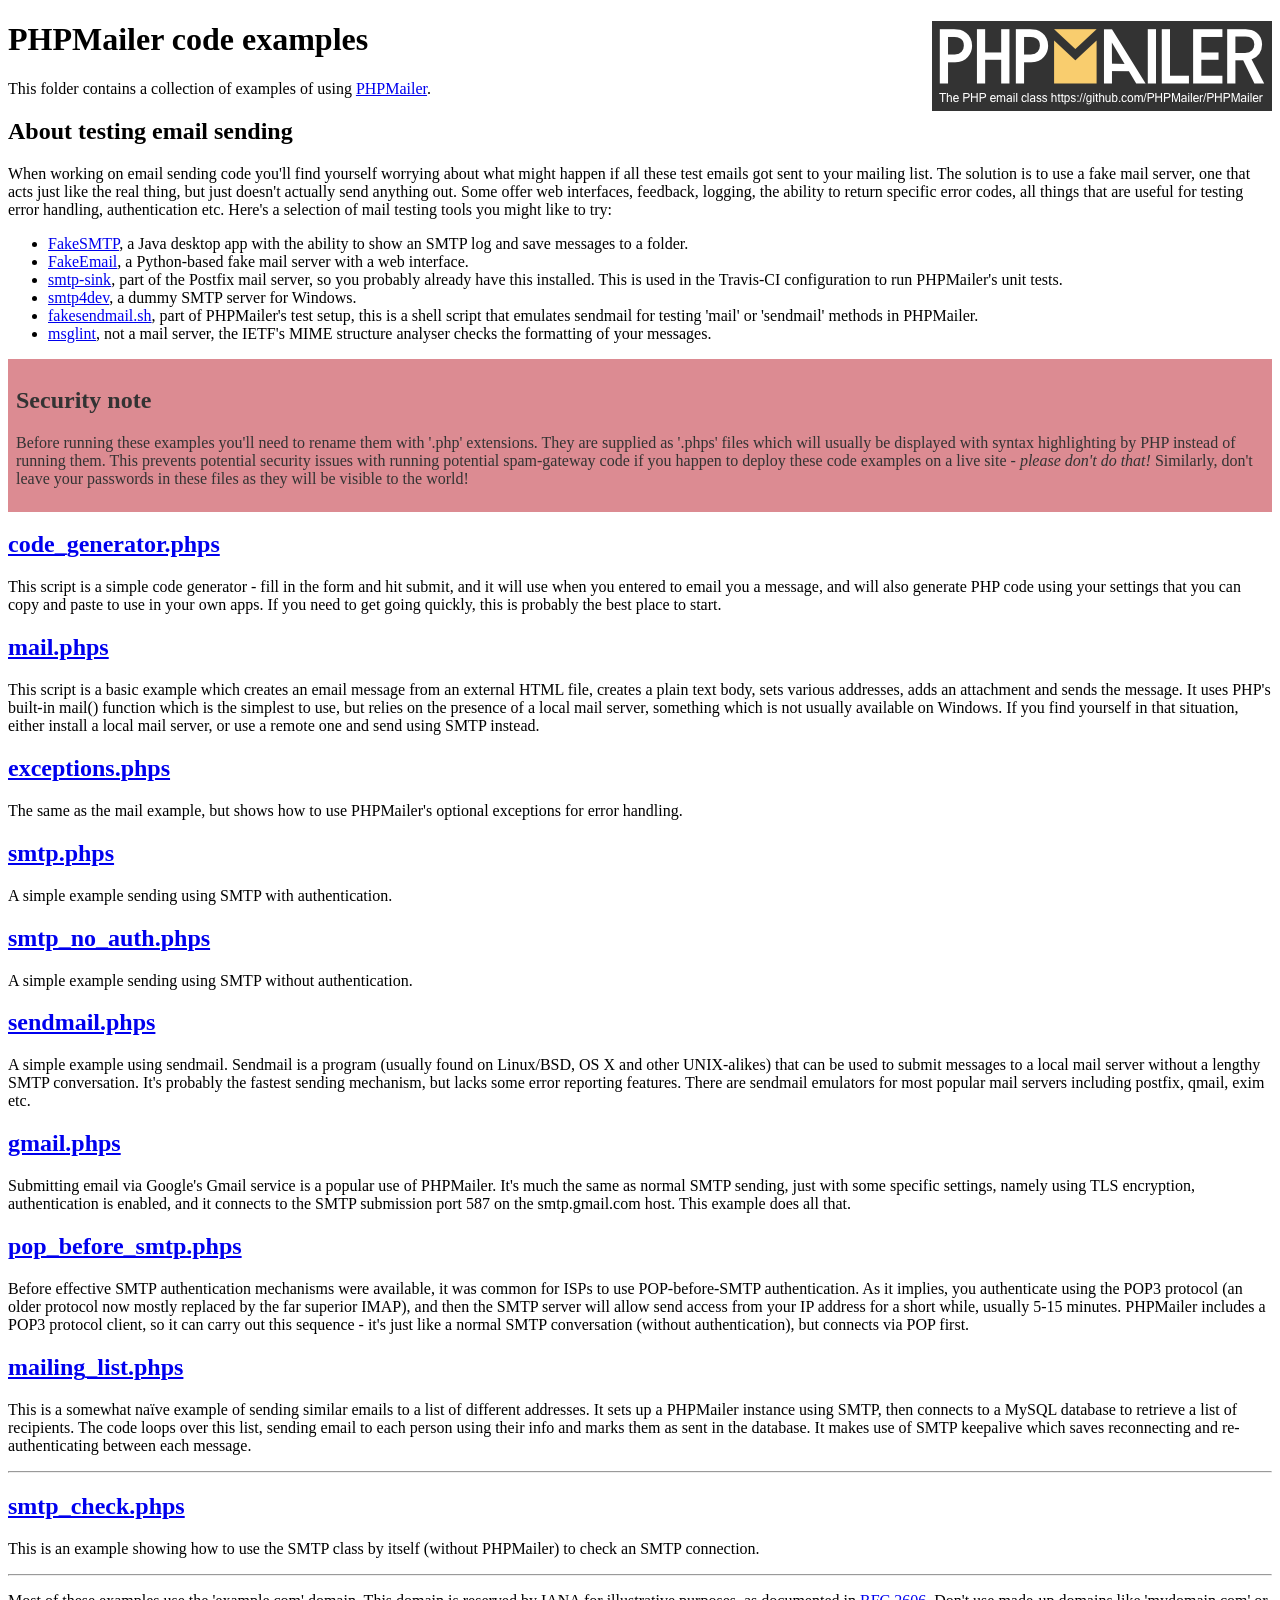
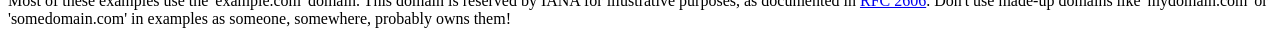
<file: PHPMailer/examples/index.html>
<!DOCTYPE html>
<html>
<head>
	<meta charset="UTF-8">
	<title>PHPMailer Examples</title>
</head>
<body>
<h1>PHPMailer code examples<a href="https://github.com/PHPMailer/PHPMailer"><img src="images/phpmailer.png" style="float:right; border:0;" alt="PHPMailer logo"></a></h1>
<p>This folder contains a collection of examples of using <a href="https://github.com/PHPMailer/PHPMailer">PHPMailer</a>.</p>
<h2>About testing email sending</h2>
<p>When working on email sending code you'll find yourself worrying about what might happen if all these test emails got sent to your mailing list. The solution is to use a fake mail server, one that acts just like the real thing, but just doesn't actually send anything out. Some offer web interfaces, feedback, logging, the ability to return specific error codes, all things that are useful for testing error handling, authentication etc. Here's a selection of mail testing tools you might like to try:</p>
<ul>
  <li><a href="https://github.com/Nilhcem/FakeSMTP">FakeSMTP</a>, a Java desktop app with the ability to show an SMTP log and save messages to a folder. </li>
  <li><a href="https://github.com/isotoma/FakeEmail">FakeEmail</a>, a Python-based fake mail server with a web interface.</li>
  <li><a href="http://www.postfix.org/smtp-sink.1.html">smtp-sink</a>, part of the Postfix mail server, so you probably already have this installed. This is used in the Travis-CI configuration to run PHPMailer's unit tests.</li>
  <li><a href="http://smtp4dev.codeplex.com">smtp4dev</a>, a dummy SMTP server for Windows.</li>
  <li><a href="https://github.com/PHPMailer/PHPMailer/blob/master/test/fakesendmail.sh">fakesendmail.sh</a>, part of PHPMailer's test setup, this is a shell script that emulates sendmail for testing 'mail' or 'sendmail' methods in PHPMailer.</li>
  <li><a href="http://tools.ietf.org/tools/msglint/">msglint</a>, not a mail server, the IETF's MIME structure analyser checks the formatting of your messages.</li>
</ul>
<div style="padding: 8px; color: #333333; background-color: #dc8b92">
<h2>Security note</h2>
<p>Before running these examples you'll need to rename them with '.php' extensions. They are supplied as '.phps' files which will usually be displayed with syntax highlighting by PHP instead of running them. This prevents potential security issues with running potential spam-gateway code if you happen to deploy these code examples on a live site - <em>please don't do that!</em> Similarly, don't leave your passwords in these files as they will be visible to the world!</p>
</div>
<h2><a href="code_generator.phps">code_generator.phps</a></h2>
<p>This script is a simple code generator - fill in the form and hit submit, and it will use when you entered to email you a message, and will also generate PHP code using your settings that you can copy and paste to use in your own apps. If you need to get going quickly, this is probably the best place to start.</p>
<h2><a href="mail.phps">mail.phps</a></h2>
<p>This script is a basic example which creates an email message from an external HTML file, creates a plain text body, sets various addresses, adds an attachment and sends the message. It uses PHP's built-in mail() function which is the simplest to use, but relies on the presence of a local mail server, something which is not usually available on Windows. If you find yourself in that situation, either install a local mail server, or use a remote one and send using SMTP instead.</p>
<h2><a href="exceptions.phps">exceptions.phps</a></h2>
<p>The same as the mail example, but shows how to use PHPMailer's optional exceptions for error handling.</p>
<h2><a href="smtp.phps">smtp.phps</a></h2>
<p>A simple example sending using SMTP with authentication.</p>
<h2><a href="smtp_no_auth.phps">smtp_no_auth.phps</a></h2>
<p>A simple example sending using SMTP without authentication.</p>
<h2><a href="sendmail.phps">sendmail.phps</a></h2>
<p>A simple example using sendmail. Sendmail is a program (usually found on Linux/BSD, OS X and other UNIX-alikes) that can be used to submit messages to a local mail server without a lengthy SMTP conversation. It's probably the fastest sending mechanism, but lacks some error reporting features. There are sendmail emulators for most popular mail servers including postfix, qmail, exim etc.</p>
<h2><a href="gmail.phps">gmail.phps</a></h2>
<p>Submitting email via Google's Gmail service is a popular use of PHPMailer. It's much the same as normal SMTP sending, just with some specific settings, namely using TLS encryption, authentication is enabled, and it connects to the SMTP submission port 587 on the smtp.gmail.com host. This example does all that.</p>
<h2><a href="pop_before_smtp.phps">pop_before_smtp.phps</a></h2>
<p>Before effective SMTP authentication mechanisms were available, it was common for ISPs to use POP-before-SMTP authentication. As it implies, you authenticate using the POP3 protocol (an older protocol now mostly replaced by the far superior IMAP), and then the SMTP server will allow send access from your IP address for a short while, usually 5-15 minutes. PHPMailer includes a POP3 protocol client, so it can carry out this sequence - it's just like a normal SMTP conversation (without authentication), but connects via POP first.</p>
<h2><a href="mailing_list.phps">mailing_list.phps</a></h2>
<p>This is a somewhat naïve example of sending similar emails to a list of different addresses. It sets up a PHPMailer instance using SMTP, then connects to a MySQL database to retrieve a list of recipients. The code loops over this list, sending email to each person using their info and marks them as sent in the database. It makes use of SMTP keepalive which saves reconnecting and re-authenticating between each message.</p>
<hr>
<h2><a href="smtp_check.phps">smtp_check.phps</a></h2>
<p>This is an example showing how to use the SMTP class by itself (without PHPMailer) to check an SMTP connection.</p>
<hr>
<p>Most of these examples use the 'example.com' domain. This domain is reserved by IANA for illustrative purposes, as documented in <a href="http://tools.ietf.org/html/rfc2606">RFC 2606</a>. Don't use made-up domains like 'mydomain.com' or 'somedomain.com' in examples as someone, somewhere, probably owns them!</p>
</body>
</html>
</file>
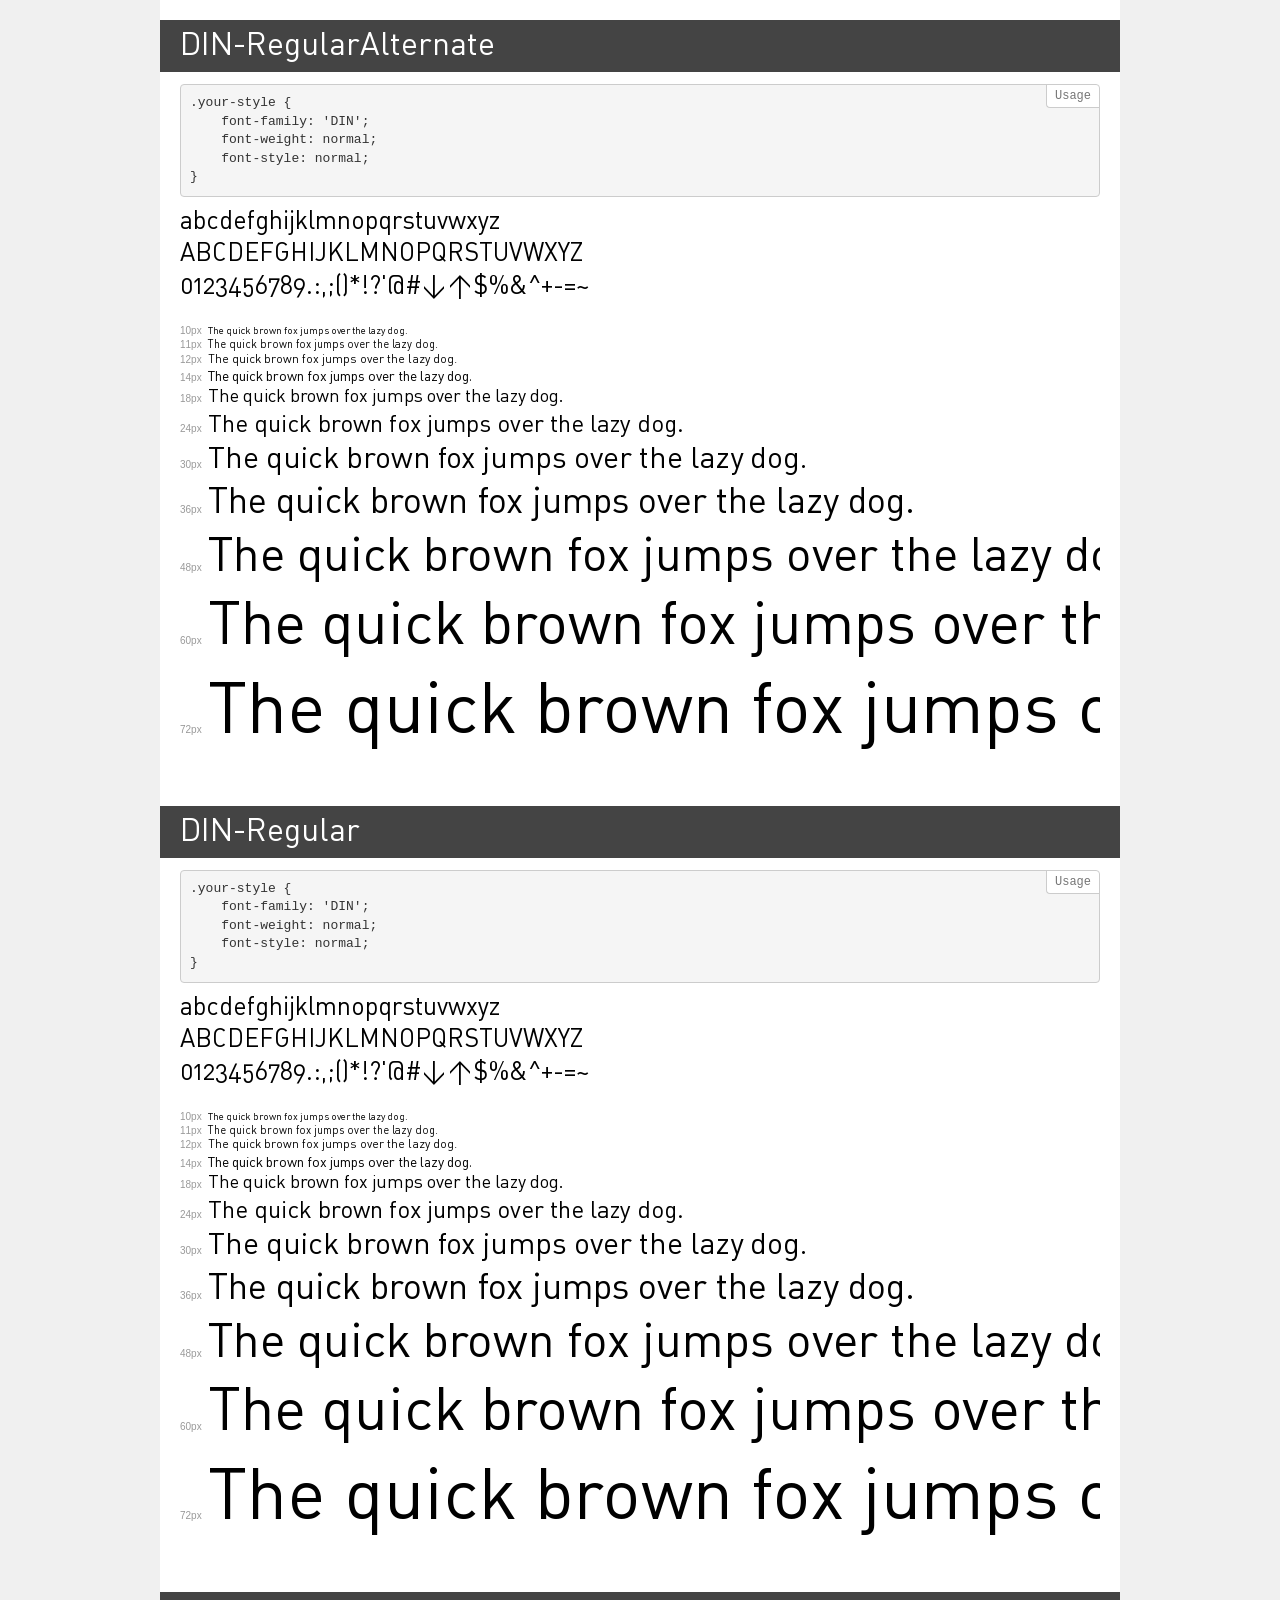
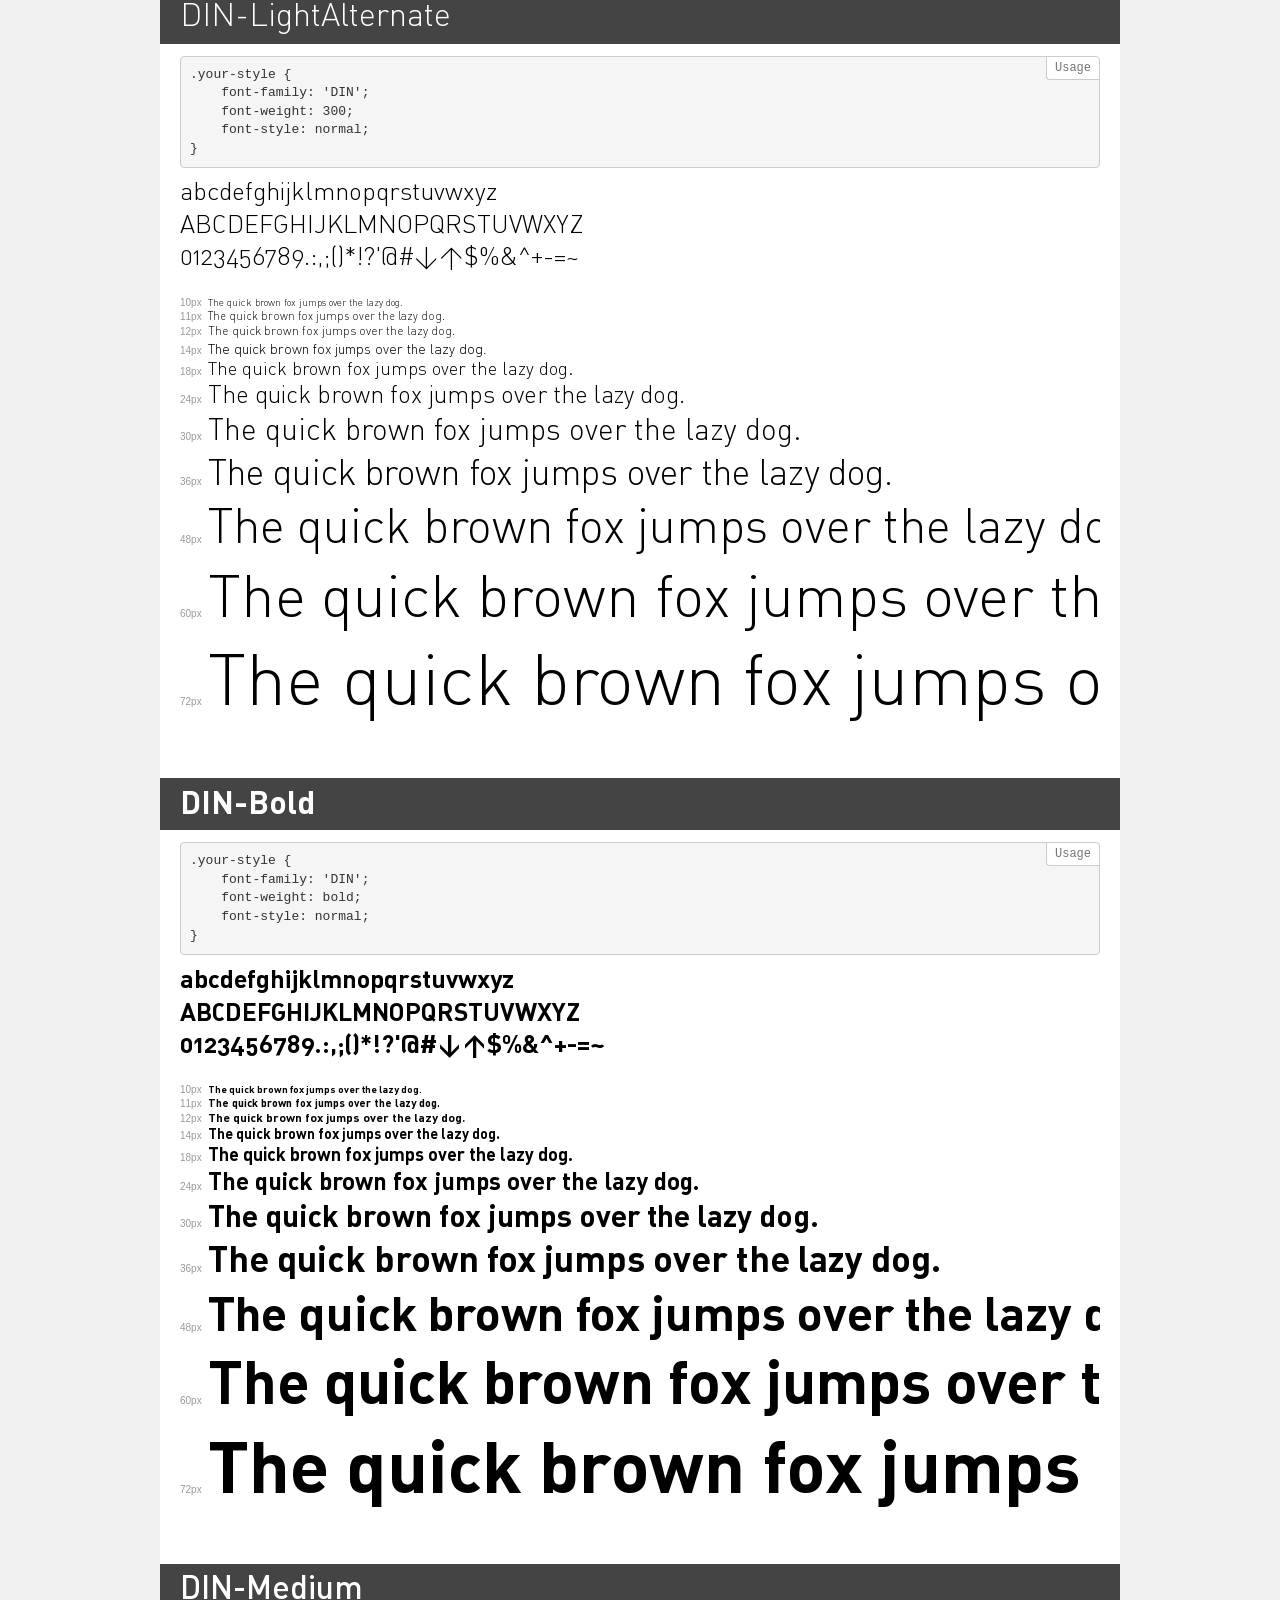
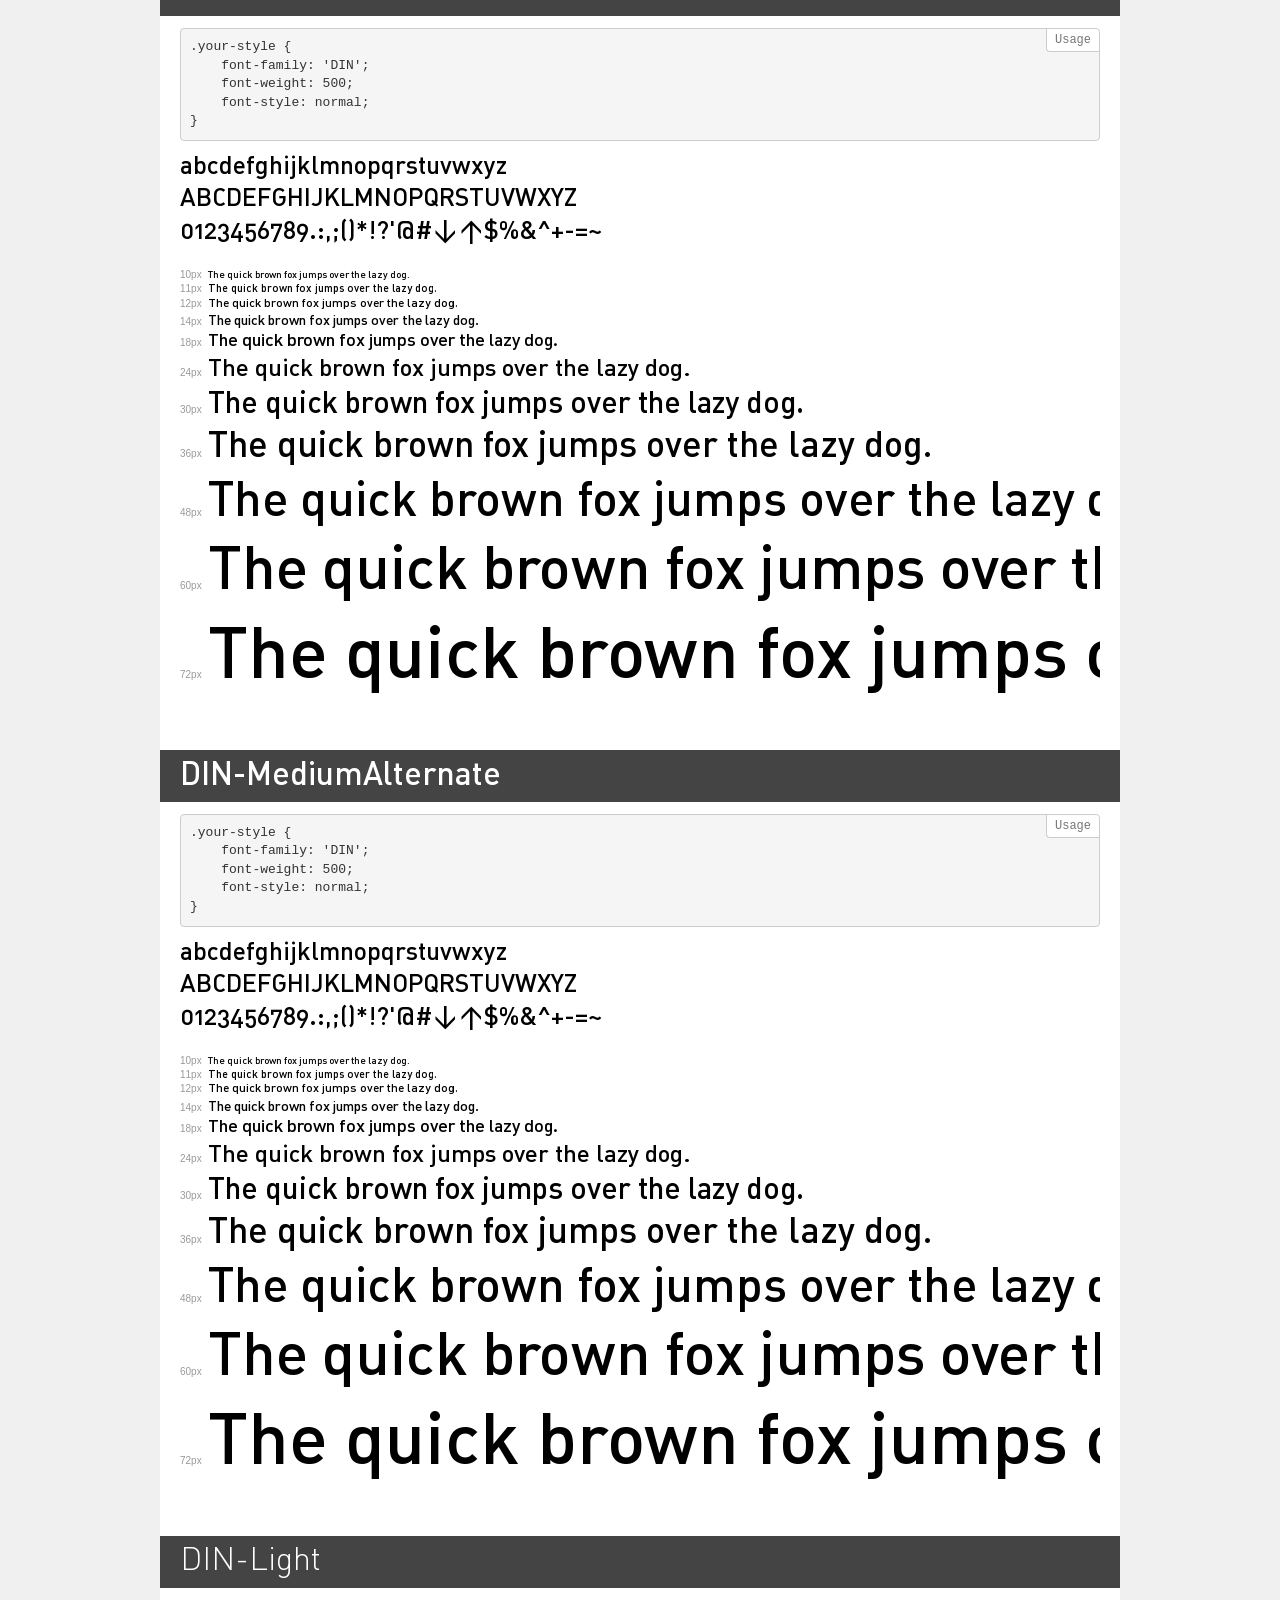
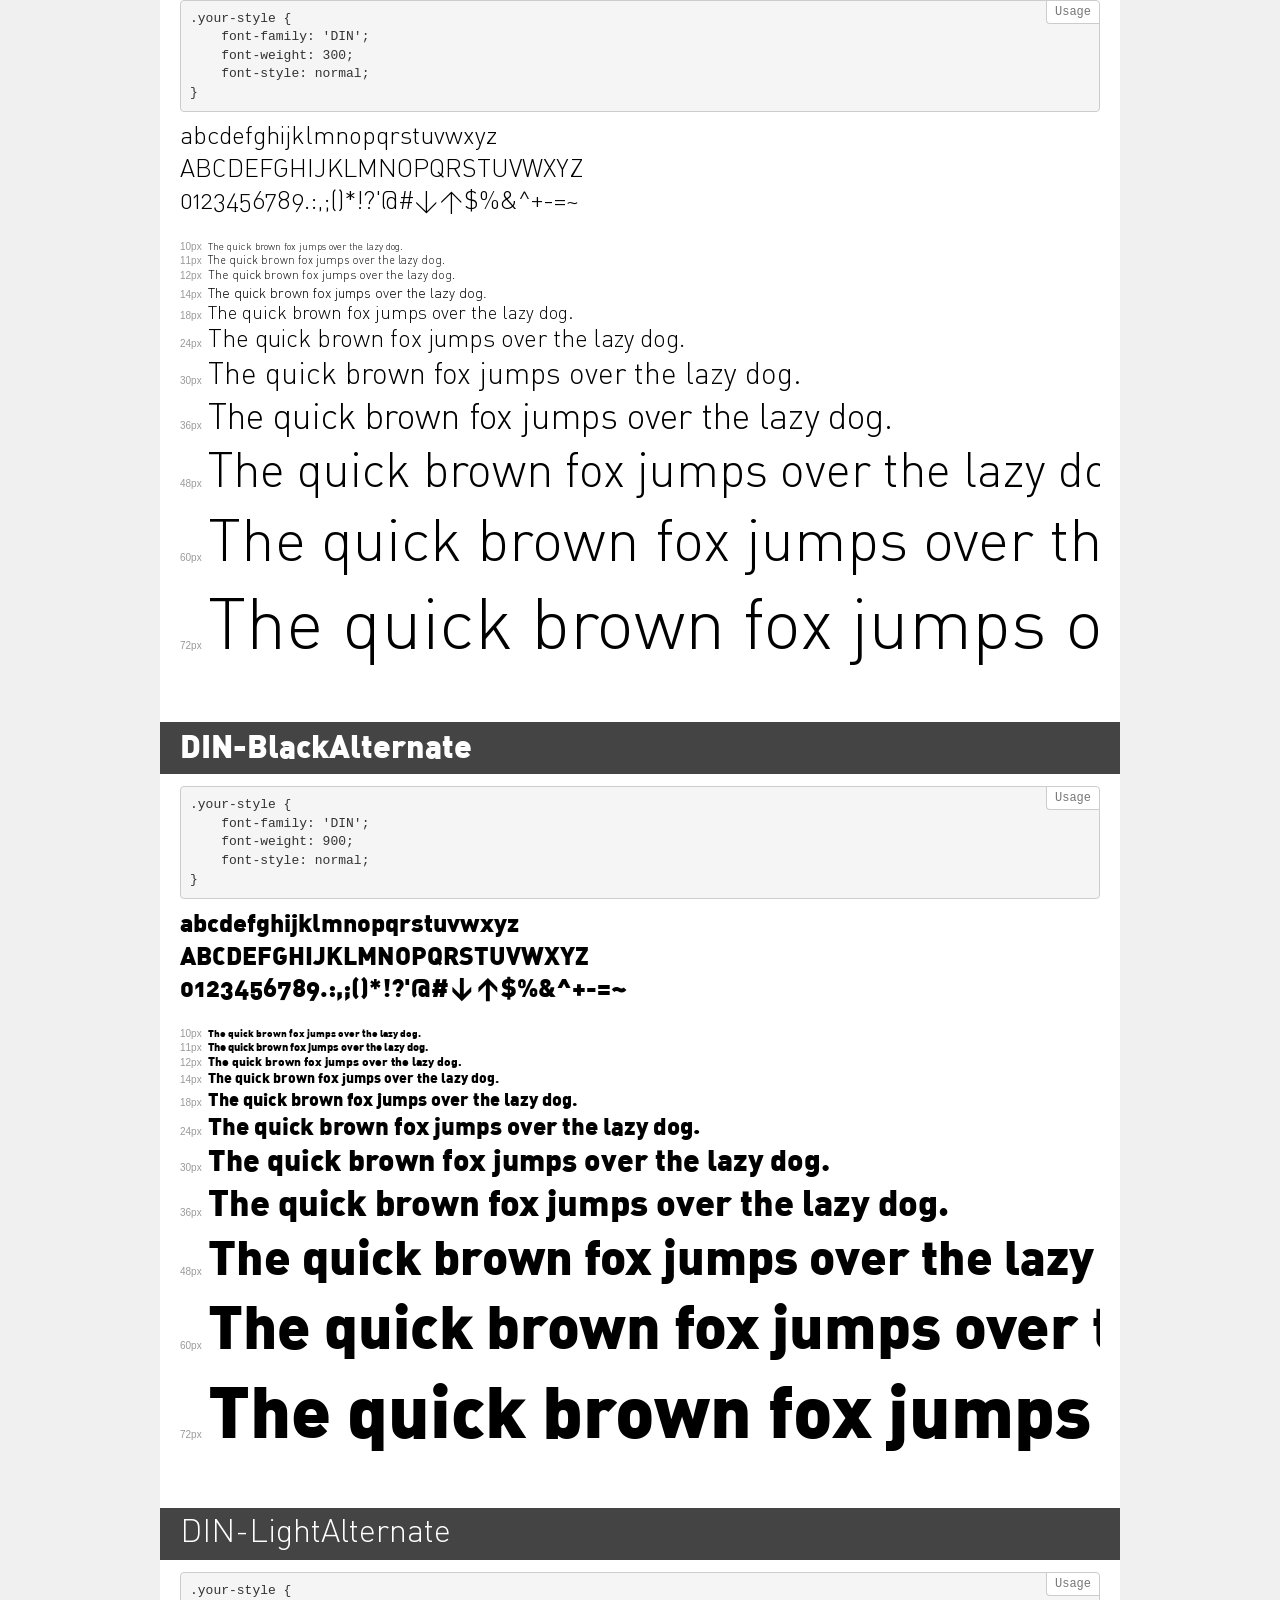
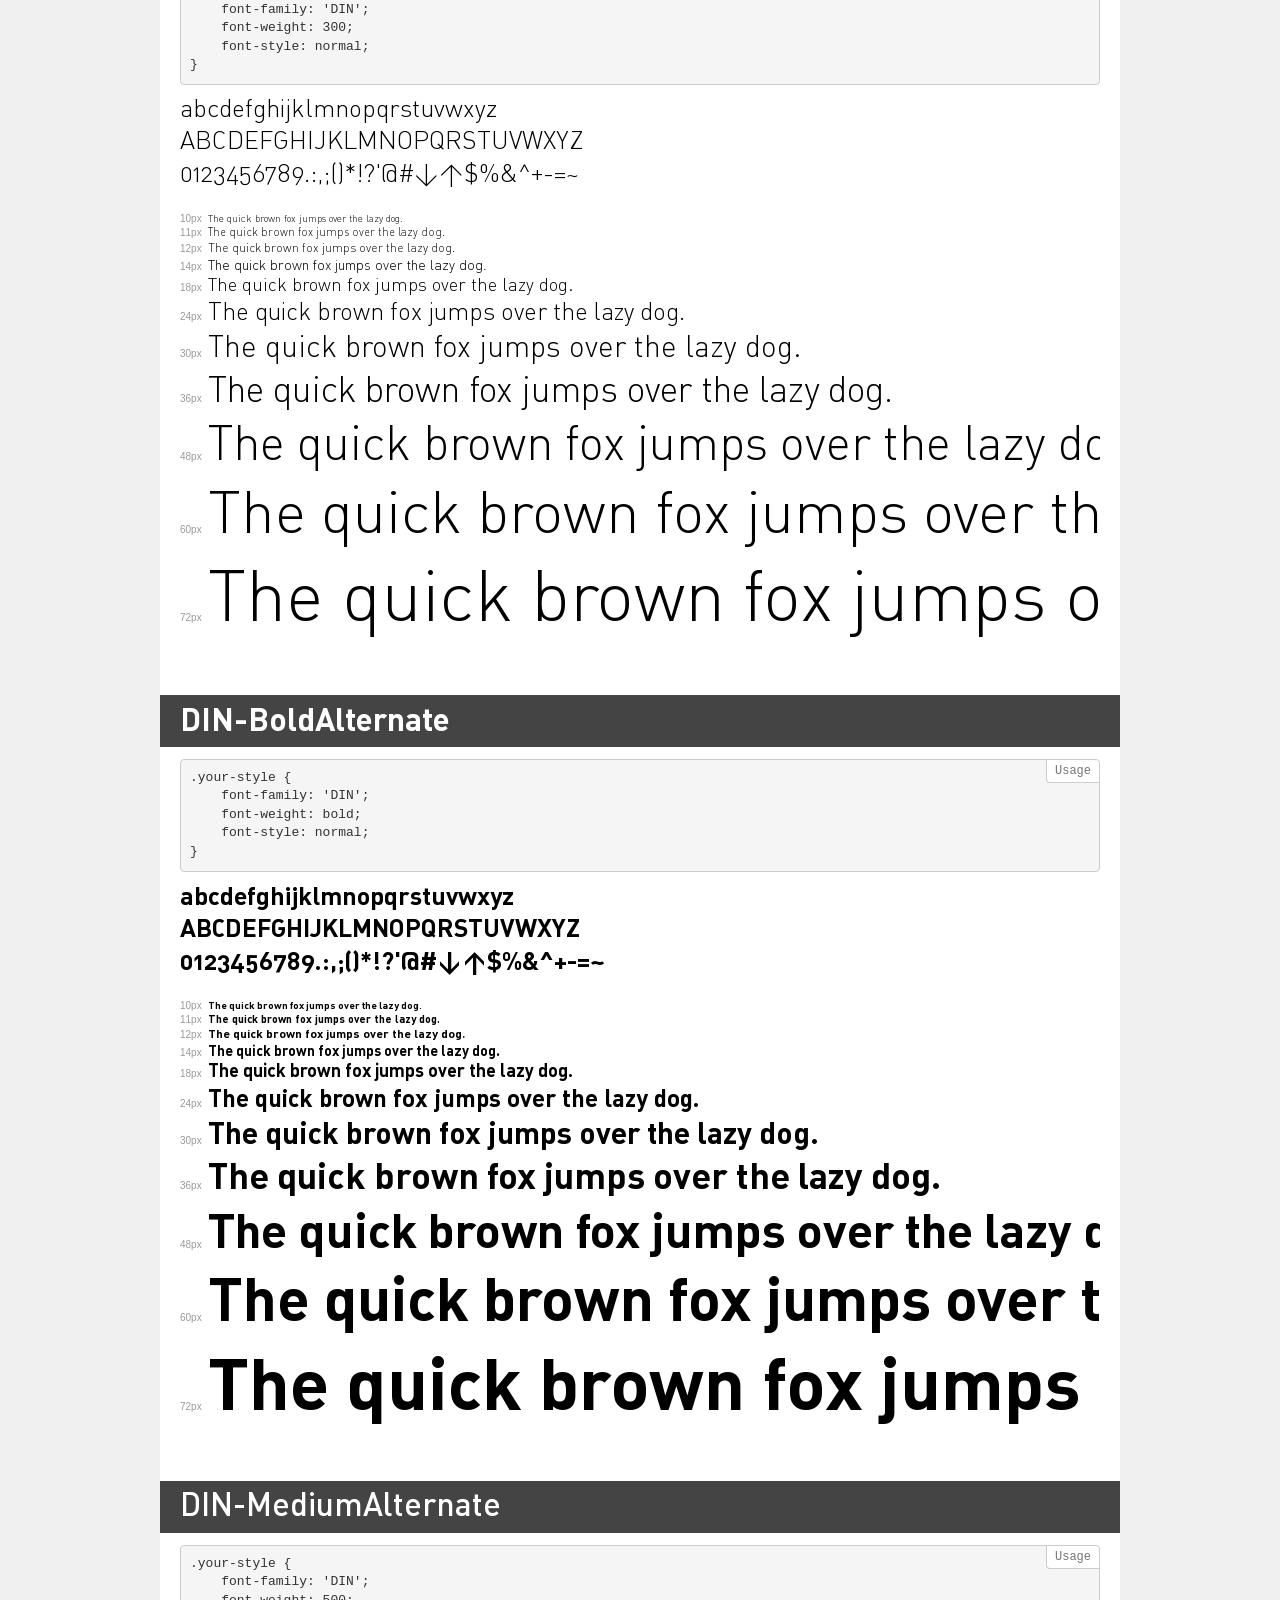
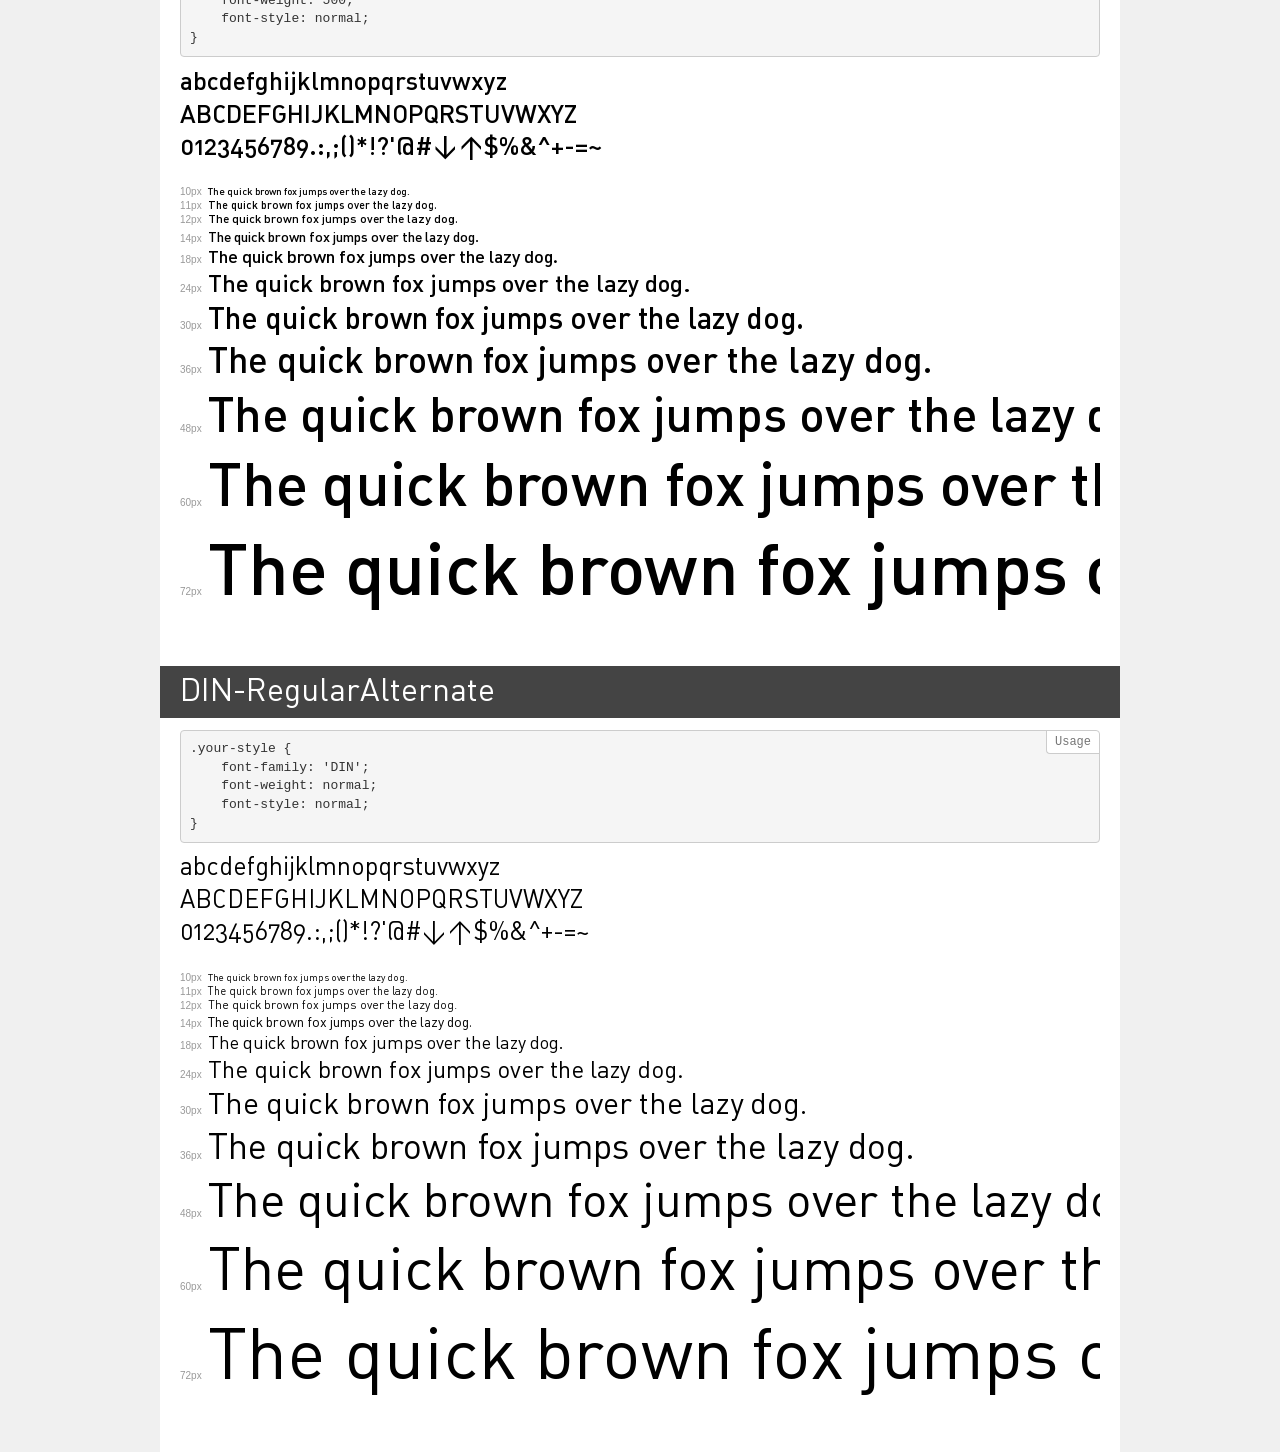
<file: assets/fonts/demo.html>
<!DOCTYPE html>
<html lang="en">
<head>
    <meta charset="utf-8">
    <meta http-equiv="X-UA-Compatible" content="IE=edge">
    <meta name="viewport" content="width=device-width, initial-scale=1">
    <meta name="robots" content="noindex, noarchive">
    <meta name="format-detection" content="telephone=no">
    <title>Transfonter demo</title>
    <link href="stylesheet.css" rel="stylesheet">
    <style>
        /*
        http://meyerweb.com/eric/tools/css/reset/
        v2.0 | 20110126
        License: none (public domain)
        */
        html, body, div, span, applet, object, iframe,
        h1, h2, h3, h4, h5, h6, p, blockquote, pre,
        a, abbr, acronym, address, big, cite, code,
        del, dfn, em, img, ins, kbd, q, s, samp,
        small, strike, strong, sub, sup, tt, var,
        b, u, i, center,
        dl, dt, dd, ol, ul, li,
        fieldset, form, label, legend,
        table, caption, tbody, tfoot, thead, tr, th, td,
        article, aside, canvas, details, embed,
        figure, figcaption, footer, header, hgroup,
        menu, nav, output, ruby, section, summary,
        time, mark, audio, video {
            margin: 0;
            padding: 0;
            border: 0;
            font-size: 100%;
            font: inherit;
            vertical-align: baseline;
        }
        /* HTML5 display-role reset for older browsers */
        article, aside, details, figcaption, figure,
        footer, header, hgroup, menu, nav, section {
            display: block;
        }
        body {
            line-height: 1;
        }
        ol, ul {
            list-style: none;
        }
        blockquote, q {
            quotes: none;
        }
        blockquote:before, blockquote:after,
        q:before, q:after {
            content: '';
            content: none;
        }
        table {
            border-collapse: collapse;
            border-spacing: 0;
        }
        /* demo styles */
        body {
            background: #f0f0f0;
            color: #000;
        }
        .page {
            background: #fff;
            width: 920px;
            margin: 0 auto;
            padding: 20px 20px 0 20px;
            overflow: hidden;
        }
        .font-container {
            overflow-x: auto;
            overflow-y: hidden;
            margin-bottom: 40px;
            line-height: 1.3;
            white-space: nowrap;
            padding-bottom: 5px;
        }
        h1 {
            position: relative;
            background: #444;
            font-size: 32px;
            color: #fff;
            padding: 10px 20px;
            margin: 0 -20px 12px -20px;
        }
        .letters {
            font-size: 25px;
            margin-bottom: 20px;
        }
        .s10:before {
            content: '10px';
        }
        .s11:before {
            content: '11px';
        }
        .s12:before {
            content: '12px';
        }
        .s14:before {
            content: '14px';
        }
        .s18:before {
            content: '18px';
        }
        .s24:before {
            content: '24px';
        }
        .s30:before {
            content: '30px';
        }
        .s36:before {
            content: '36px';
        }
        .s48:before {
            content: '48px';
        }
        .s60:before {
            content: '60px';
        }
        .s72:before {
            content: '72px';
        }
        .s10:before, .s11:before, .s12:before, .s14:before,
        .s18:before, .s24:before, .s30:before, .s36:before,
        .s48:before, .s60:before, .s72:before {
            font-family: Arial, sans-serif;
            font-size: 10px;
            font-weight: normal;
            font-style: normal;
            color: #999;
            padding-right: 6px;
        }
        pre {
            display: block;
            position: relative;
            padding: 9px;
            margin: 0 0 10px;
            font-family: Monaco, Menlo, Consolas, "Courier New", monospace;
            font-size: 13px;
            line-height: 1.428571429;
            color: #333;
            font-weight: normal;
            font-style: normal;
            background-color: #f5f5f5;
            border: 1px solid #ccc;
            overflow-x: auto;
            border-radius: 4px;
        }
        pre:after {
            display: block;
            position: absolute;
            right: 0;
            top: 0;
            content: 'Usage';
            line-height: 1;
            padding: 5px 8px;
            font-size: 12px;
            color: #767676;
            background-color: #fff;
            border: 1px solid #ccc;
            border-right: none;
            border-top: none;
            border-radius: 0 4px 0 4px;
            z-index: 10;
        }
        /* responsive */
        @media (max-width: 959px) {
            .page {
                width: auto;
                margin: 0;
            }
        }
    </style>
</head>
<body>
<div class="page">
    <div class="demo">
        <h1 style="font-family: 'DIN'; font-weight: normal; font-style: normal;">DIN-RegularAlternate</h1>
        <pre>.your-style {
    font-family: 'DIN';
    font-weight: normal;
    font-style: normal;
}</pre>
        <div class="font-container" style="font-family: 'DIN'; font-weight: normal; font-style: normal;">
            <p class="letters">
                abcdefghijklmnopqrstuvwxyz<br>
ABCDEFGHIJKLMNOPQRSTUVWXYZ<br>
                0123456789.:,;()*!?'@#<>$%&^+-=~
            </p>
            <p class="s10" style="font-size: 10px;">The quick brown fox jumps over the lazy dog.</p>
            <p class="s11" style="font-size: 11px;">The quick brown fox jumps over the lazy dog.</p>
            <p class="s12" style="font-size: 12px;">The quick brown fox jumps over the lazy dog.</p>
            <p class="s14" style="font-size: 14px;">The quick brown fox jumps over the lazy dog.</p>
            <p class="s18" style="font-size: 18px;">The quick brown fox jumps over the lazy dog.</p>
            <p class="s24" style="font-size: 24px;">The quick brown fox jumps over the lazy dog.</p>
            <p class="s30" style="font-size: 30px;">The quick brown fox jumps over the lazy dog.</p>
            <p class="s36" style="font-size: 36px;">The quick brown fox jumps over the lazy dog.</p>
            <p class="s48" style="font-size: 48px;">The quick brown fox jumps over the lazy dog.</p>
            <p class="s60" style="font-size: 60px;">The quick brown fox jumps over the lazy dog.</p>
            <p class="s72" style="font-size: 72px;">The quick brown fox jumps over the lazy dog.</p>
        </div>
    </div>
    <div class="demo">
        <h1 style="font-family: 'DIN'; font-weight: normal; font-style: normal;">DIN-Regular</h1>
        <pre>.your-style {
    font-family: 'DIN';
    font-weight: normal;
    font-style: normal;
}</pre>
        <div class="font-container" style="font-family: 'DIN'; font-weight: normal; font-style: normal;">
            <p class="letters">
                abcdefghijklmnopqrstuvwxyz<br>
ABCDEFGHIJKLMNOPQRSTUVWXYZ<br>
                0123456789.:,;()*!?'@#<>$%&^+-=~
            </p>
            <p class="s10" style="font-size: 10px;">The quick brown fox jumps over the lazy dog.</p>
            <p class="s11" style="font-size: 11px;">The quick brown fox jumps over the lazy dog.</p>
            <p class="s12" style="font-size: 12px;">The quick brown fox jumps over the lazy dog.</p>
            <p class="s14" style="font-size: 14px;">The quick brown fox jumps over the lazy dog.</p>
            <p class="s18" style="font-size: 18px;">The quick brown fox jumps over the lazy dog.</p>
            <p class="s24" style="font-size: 24px;">The quick brown fox jumps over the lazy dog.</p>
            <p class="s30" style="font-size: 30px;">The quick brown fox jumps over the lazy dog.</p>
            <p class="s36" style="font-size: 36px;">The quick brown fox jumps over the lazy dog.</p>
            <p class="s48" style="font-size: 48px;">The quick brown fox jumps over the lazy dog.</p>
            <p class="s60" style="font-size: 60px;">The quick brown fox jumps over the lazy dog.</p>
            <p class="s72" style="font-size: 72px;">The quick brown fox jumps over the lazy dog.</p>
        </div>
    </div>
    <div class="demo">
        <h1 style="font-family: 'DIN'; font-weight: 300; font-style: normal;">DIN-LightAlternate</h1>
        <pre>.your-style {
    font-family: 'DIN';
    font-weight: 300;
    font-style: normal;
}</pre>
        <div class="font-container" style="font-family: 'DIN'; font-weight: 300; font-style: normal;">
            <p class="letters">
                abcdefghijklmnopqrstuvwxyz<br>
ABCDEFGHIJKLMNOPQRSTUVWXYZ<br>
                0123456789.:,;()*!?'@#<>$%&^+-=~
            </p>
            <p class="s10" style="font-size: 10px;">The quick brown fox jumps over the lazy dog.</p>
            <p class="s11" style="font-size: 11px;">The quick brown fox jumps over the lazy dog.</p>
            <p class="s12" style="font-size: 12px;">The quick brown fox jumps over the lazy dog.</p>
            <p class="s14" style="font-size: 14px;">The quick brown fox jumps over the lazy dog.</p>
            <p class="s18" style="font-size: 18px;">The quick brown fox jumps over the lazy dog.</p>
            <p class="s24" style="font-size: 24px;">The quick brown fox jumps over the lazy dog.</p>
            <p class="s30" style="font-size: 30px;">The quick brown fox jumps over the lazy dog.</p>
            <p class="s36" style="font-size: 36px;">The quick brown fox jumps over the lazy dog.</p>
            <p class="s48" style="font-size: 48px;">The quick brown fox jumps over the lazy dog.</p>
            <p class="s60" style="font-size: 60px;">The quick brown fox jumps over the lazy dog.</p>
            <p class="s72" style="font-size: 72px;">The quick brown fox jumps over the lazy dog.</p>
        </div>
    </div>
    <div class="demo">
        <h1 style="font-family: 'DIN'; font-weight: bold; font-style: normal;">DIN-Bold</h1>
        <pre>.your-style {
    font-family: 'DIN';
    font-weight: bold;
    font-style: normal;
}</pre>
        <div class="font-container" style="font-family: 'DIN'; font-weight: bold; font-style: normal;">
            <p class="letters">
                abcdefghijklmnopqrstuvwxyz<br>
ABCDEFGHIJKLMNOPQRSTUVWXYZ<br>
                0123456789.:,;()*!?'@#<>$%&^+-=~
            </p>
            <p class="s10" style="font-size: 10px;">The quick brown fox jumps over the lazy dog.</p>
            <p class="s11" style="font-size: 11px;">The quick brown fox jumps over the lazy dog.</p>
            <p class="s12" style="font-size: 12px;">The quick brown fox jumps over the lazy dog.</p>
            <p class="s14" style="font-size: 14px;">The quick brown fox jumps over the lazy dog.</p>
            <p class="s18" style="font-size: 18px;">The quick brown fox jumps over the lazy dog.</p>
            <p class="s24" style="font-size: 24px;">The quick brown fox jumps over the lazy dog.</p>
            <p class="s30" style="font-size: 30px;">The quick brown fox jumps over the lazy dog.</p>
            <p class="s36" style="font-size: 36px;">The quick brown fox jumps over the lazy dog.</p>
            <p class="s48" style="font-size: 48px;">The quick brown fox jumps over the lazy dog.</p>
            <p class="s60" style="font-size: 60px;">The quick brown fox jumps over the lazy dog.</p>
            <p class="s72" style="font-size: 72px;">The quick brown fox jumps over the lazy dog.</p>
        </div>
    </div>
    <div class="demo">
        <h1 style="font-family: 'DIN'; font-weight: 500; font-style: normal;">DIN-Medium</h1>
        <pre>.your-style {
    font-family: 'DIN';
    font-weight: 500;
    font-style: normal;
}</pre>
        <div class="font-container" style="font-family: 'DIN'; font-weight: 500; font-style: normal;">
            <p class="letters">
                abcdefghijklmnopqrstuvwxyz<br>
ABCDEFGHIJKLMNOPQRSTUVWXYZ<br>
                0123456789.:,;()*!?'@#<>$%&^+-=~
            </p>
            <p class="s10" style="font-size: 10px;">The quick brown fox jumps over the lazy dog.</p>
            <p class="s11" style="font-size: 11px;">The quick brown fox jumps over the lazy dog.</p>
            <p class="s12" style="font-size: 12px;">The quick brown fox jumps over the lazy dog.</p>
            <p class="s14" style="font-size: 14px;">The quick brown fox jumps over the lazy dog.</p>
            <p class="s18" style="font-size: 18px;">The quick brown fox jumps over the lazy dog.</p>
            <p class="s24" style="font-size: 24px;">The quick brown fox jumps over the lazy dog.</p>
            <p class="s30" style="font-size: 30px;">The quick brown fox jumps over the lazy dog.</p>
            <p class="s36" style="font-size: 36px;">The quick brown fox jumps over the lazy dog.</p>
            <p class="s48" style="font-size: 48px;">The quick brown fox jumps over the lazy dog.</p>
            <p class="s60" style="font-size: 60px;">The quick brown fox jumps over the lazy dog.</p>
            <p class="s72" style="font-size: 72px;">The quick brown fox jumps over the lazy dog.</p>
        </div>
    </div>
    <div class="demo">
        <h1 style="font-family: 'DIN'; font-weight: 500; font-style: normal;">DIN-MediumAlternate</h1>
        <pre>.your-style {
    font-family: 'DIN';
    font-weight: 500;
    font-style: normal;
}</pre>
        <div class="font-container" style="font-family: 'DIN'; font-weight: 500; font-style: normal;">
            <p class="letters">
                abcdefghijklmnopqrstuvwxyz<br>
ABCDEFGHIJKLMNOPQRSTUVWXYZ<br>
                0123456789.:,;()*!?'@#<>$%&^+-=~
            </p>
            <p class="s10" style="font-size: 10px;">The quick brown fox jumps over the lazy dog.</p>
            <p class="s11" style="font-size: 11px;">The quick brown fox jumps over the lazy dog.</p>
            <p class="s12" style="font-size: 12px;">The quick brown fox jumps over the lazy dog.</p>
            <p class="s14" style="font-size: 14px;">The quick brown fox jumps over the lazy dog.</p>
            <p class="s18" style="font-size: 18px;">The quick brown fox jumps over the lazy dog.</p>
            <p class="s24" style="font-size: 24px;">The quick brown fox jumps over the lazy dog.</p>
            <p class="s30" style="font-size: 30px;">The quick brown fox jumps over the lazy dog.</p>
            <p class="s36" style="font-size: 36px;">The quick brown fox jumps over the lazy dog.</p>
            <p class="s48" style="font-size: 48px;">The quick brown fox jumps over the lazy dog.</p>
            <p class="s60" style="font-size: 60px;">The quick brown fox jumps over the lazy dog.</p>
            <p class="s72" style="font-size: 72px;">The quick brown fox jumps over the lazy dog.</p>
        </div>
    </div>
    <div class="demo">
        <h1 style="font-family: 'DIN'; font-weight: 300; font-style: normal;">DIN-Light</h1>
        <pre>.your-style {
    font-family: 'DIN';
    font-weight: 300;
    font-style: normal;
}</pre>
        <div class="font-container" style="font-family: 'DIN'; font-weight: 300; font-style: normal;">
            <p class="letters">
                abcdefghijklmnopqrstuvwxyz<br>
ABCDEFGHIJKLMNOPQRSTUVWXYZ<br>
                0123456789.:,;()*!?'@#<>$%&^+-=~
            </p>
            <p class="s10" style="font-size: 10px;">The quick brown fox jumps over the lazy dog.</p>
            <p class="s11" style="font-size: 11px;">The quick brown fox jumps over the lazy dog.</p>
            <p class="s12" style="font-size: 12px;">The quick brown fox jumps over the lazy dog.</p>
            <p class="s14" style="font-size: 14px;">The quick brown fox jumps over the lazy dog.</p>
            <p class="s18" style="font-size: 18px;">The quick brown fox jumps over the lazy dog.</p>
            <p class="s24" style="font-size: 24px;">The quick brown fox jumps over the lazy dog.</p>
            <p class="s30" style="font-size: 30px;">The quick brown fox jumps over the lazy dog.</p>
            <p class="s36" style="font-size: 36px;">The quick brown fox jumps over the lazy dog.</p>
            <p class="s48" style="font-size: 48px;">The quick brown fox jumps over the lazy dog.</p>
            <p class="s60" style="font-size: 60px;">The quick brown fox jumps over the lazy dog.</p>
            <p class="s72" style="font-size: 72px;">The quick brown fox jumps over the lazy dog.</p>
        </div>
    </div>
    <div class="demo">
        <h1 style="font-family: 'DIN'; font-weight: 900; font-style: normal;">DIN-BlackAlternate</h1>
        <pre>.your-style {
    font-family: 'DIN';
    font-weight: 900;
    font-style: normal;
}</pre>
        <div class="font-container" style="font-family: 'DIN'; font-weight: 900; font-style: normal;">
            <p class="letters">
                abcdefghijklmnopqrstuvwxyz<br>
ABCDEFGHIJKLMNOPQRSTUVWXYZ<br>
                0123456789.:,;()*!?'@#<>$%&^+-=~
            </p>
            <p class="s10" style="font-size: 10px;">The quick brown fox jumps over the lazy dog.</p>
            <p class="s11" style="font-size: 11px;">The quick brown fox jumps over the lazy dog.</p>
            <p class="s12" style="font-size: 12px;">The quick brown fox jumps over the lazy dog.</p>
            <p class="s14" style="font-size: 14px;">The quick brown fox jumps over the lazy dog.</p>
            <p class="s18" style="font-size: 18px;">The quick brown fox jumps over the lazy dog.</p>
            <p class="s24" style="font-size: 24px;">The quick brown fox jumps over the lazy dog.</p>
            <p class="s30" style="font-size: 30px;">The quick brown fox jumps over the lazy dog.</p>
            <p class="s36" style="font-size: 36px;">The quick brown fox jumps over the lazy dog.</p>
            <p class="s48" style="font-size: 48px;">The quick brown fox jumps over the lazy dog.</p>
            <p class="s60" style="font-size: 60px;">The quick brown fox jumps over the lazy dog.</p>
            <p class="s72" style="font-size: 72px;">The quick brown fox jumps over the lazy dog.</p>
        </div>
    </div>
    <div class="demo">
        <h1 style="font-family: 'DIN'; font-weight: 300; font-style: normal;">DIN-LightAlternate</h1>
        <pre>.your-style {
    font-family: 'DIN';
    font-weight: 300;
    font-style: normal;
}</pre>
        <div class="font-container" style="font-family: 'DIN'; font-weight: 300; font-style: normal;">
            <p class="letters">
                abcdefghijklmnopqrstuvwxyz<br>
ABCDEFGHIJKLMNOPQRSTUVWXYZ<br>
                0123456789.:,;()*!?'@#<>$%&^+-=~
            </p>
            <p class="s10" style="font-size: 10px;">The quick brown fox jumps over the lazy dog.</p>
            <p class="s11" style="font-size: 11px;">The quick brown fox jumps over the lazy dog.</p>
            <p class="s12" style="font-size: 12px;">The quick brown fox jumps over the lazy dog.</p>
            <p class="s14" style="font-size: 14px;">The quick brown fox jumps over the lazy dog.</p>
            <p class="s18" style="font-size: 18px;">The quick brown fox jumps over the lazy dog.</p>
            <p class="s24" style="font-size: 24px;">The quick brown fox jumps over the lazy dog.</p>
            <p class="s30" style="font-size: 30px;">The quick brown fox jumps over the lazy dog.</p>
            <p class="s36" style="font-size: 36px;">The quick brown fox jumps over the lazy dog.</p>
            <p class="s48" style="font-size: 48px;">The quick brown fox jumps over the lazy dog.</p>
            <p class="s60" style="font-size: 60px;">The quick brown fox jumps over the lazy dog.</p>
            <p class="s72" style="font-size: 72px;">The quick brown fox jumps over the lazy dog.</p>
        </div>
    </div>
    <div class="demo">
        <h1 style="font-family: 'DIN'; font-weight: bold; font-style: normal;">DIN-BoldAlternate</h1>
        <pre>.your-style {
    font-family: 'DIN';
    font-weight: bold;
    font-style: normal;
}</pre>
        <div class="font-container" style="font-family: 'DIN'; font-weight: bold; font-style: normal;">
            <p class="letters">
                abcdefghijklmnopqrstuvwxyz<br>
ABCDEFGHIJKLMNOPQRSTUVWXYZ<br>
                0123456789.:,;()*!?'@#<>$%&^+-=~
            </p>
            <p class="s10" style="font-size: 10px;">The quick brown fox jumps over the lazy dog.</p>
            <p class="s11" style="font-size: 11px;">The quick brown fox jumps over the lazy dog.</p>
            <p class="s12" style="font-size: 12px;">The quick brown fox jumps over the lazy dog.</p>
            <p class="s14" style="font-size: 14px;">The quick brown fox jumps over the lazy dog.</p>
            <p class="s18" style="font-size: 18px;">The quick brown fox jumps over the lazy dog.</p>
            <p class="s24" style="font-size: 24px;">The quick brown fox jumps over the lazy dog.</p>
            <p class="s30" style="font-size: 30px;">The quick brown fox jumps over the lazy dog.</p>
            <p class="s36" style="font-size: 36px;">The quick brown fox jumps over the lazy dog.</p>
            <p class="s48" style="font-size: 48px;">The quick brown fox jumps over the lazy dog.</p>
            <p class="s60" style="font-size: 60px;">The quick brown fox jumps over the lazy dog.</p>
            <p class="s72" style="font-size: 72px;">The quick brown fox jumps over the lazy dog.</p>
        </div>
    </div>
    <div class="demo">
        <h1 style="font-family: 'DIN'; font-weight: 500; font-style: normal;">DIN-MediumAlternate</h1>
        <pre>.your-style {
    font-family: 'DIN';
    font-weight: 500;
    font-style: normal;
}</pre>
        <div class="font-container" style="font-family: 'DIN'; font-weight: 500; font-style: normal;">
            <p class="letters">
                abcdefghijklmnopqrstuvwxyz<br>
ABCDEFGHIJKLMNOPQRSTUVWXYZ<br>
                0123456789.:,;()*!?'@#<>$%&^+-=~
            </p>
            <p class="s10" style="font-size: 10px;">The quick brown fox jumps over the lazy dog.</p>
            <p class="s11" style="font-size: 11px;">The quick brown fox jumps over the lazy dog.</p>
            <p class="s12" style="font-size: 12px;">The quick brown fox jumps over the lazy dog.</p>
            <p class="s14" style="font-size: 14px;">The quick brown fox jumps over the lazy dog.</p>
            <p class="s18" style="font-size: 18px;">The quick brown fox jumps over the lazy dog.</p>
            <p class="s24" style="font-size: 24px;">The quick brown fox jumps over the lazy dog.</p>
            <p class="s30" style="font-size: 30px;">The quick brown fox jumps over the lazy dog.</p>
            <p class="s36" style="font-size: 36px;">The quick brown fox jumps over the lazy dog.</p>
            <p class="s48" style="font-size: 48px;">The quick brown fox jumps over the lazy dog.</p>
            <p class="s60" style="font-size: 60px;">The quick brown fox jumps over the lazy dog.</p>
            <p class="s72" style="font-size: 72px;">The quick brown fox jumps over the lazy dog.</p>
        </div>
    </div>
    <div class="demo">
        <h1 style="font-family: 'DIN'; font-weight: normal; font-style: normal;">DIN-RegularAlternate</h1>
        <pre>.your-style {
    font-family: 'DIN';
    font-weight: normal;
    font-style: normal;
}</pre>
        <div class="font-container" style="font-family: 'DIN'; font-weight: normal; font-style: normal;">
            <p class="letters">
                abcdefghijklmnopqrstuvwxyz<br>
ABCDEFGHIJKLMNOPQRSTUVWXYZ<br>
                0123456789.:,;()*!?'@#<>$%&^+-=~
            </p>
            <p class="s10" style="font-size: 10px;">The quick brown fox jumps over the lazy dog.</p>
            <p class="s11" style="font-size: 11px;">The quick brown fox jumps over the lazy dog.</p>
            <p class="s12" style="font-size: 12px;">The quick brown fox jumps over the lazy dog.</p>
            <p class="s14" style="font-size: 14px;">The quick brown fox jumps over the lazy dog.</p>
            <p class="s18" style="font-size: 18px;">The quick brown fox jumps over the lazy dog.</p>
            <p class="s24" style="font-size: 24px;">The quick brown fox jumps over the lazy dog.</p>
            <p class="s30" style="font-size: 30px;">The quick brown fox jumps over the lazy dog.</p>
            <p class="s36" style="font-size: 36px;">The quick brown fox jumps over the lazy dog.</p>
            <p class="s48" style="font-size: 48px;">The quick brown fox jumps over the lazy dog.</p>
            <p class="s60" style="font-size: 60px;">The quick brown fox jumps over the lazy dog.</p>
            <p class="s72" style="font-size: 72px;">The quick brown fox jumps over the lazy dog.</p>
        </div>
    </div>
</div>
</body>
</html>
</file>
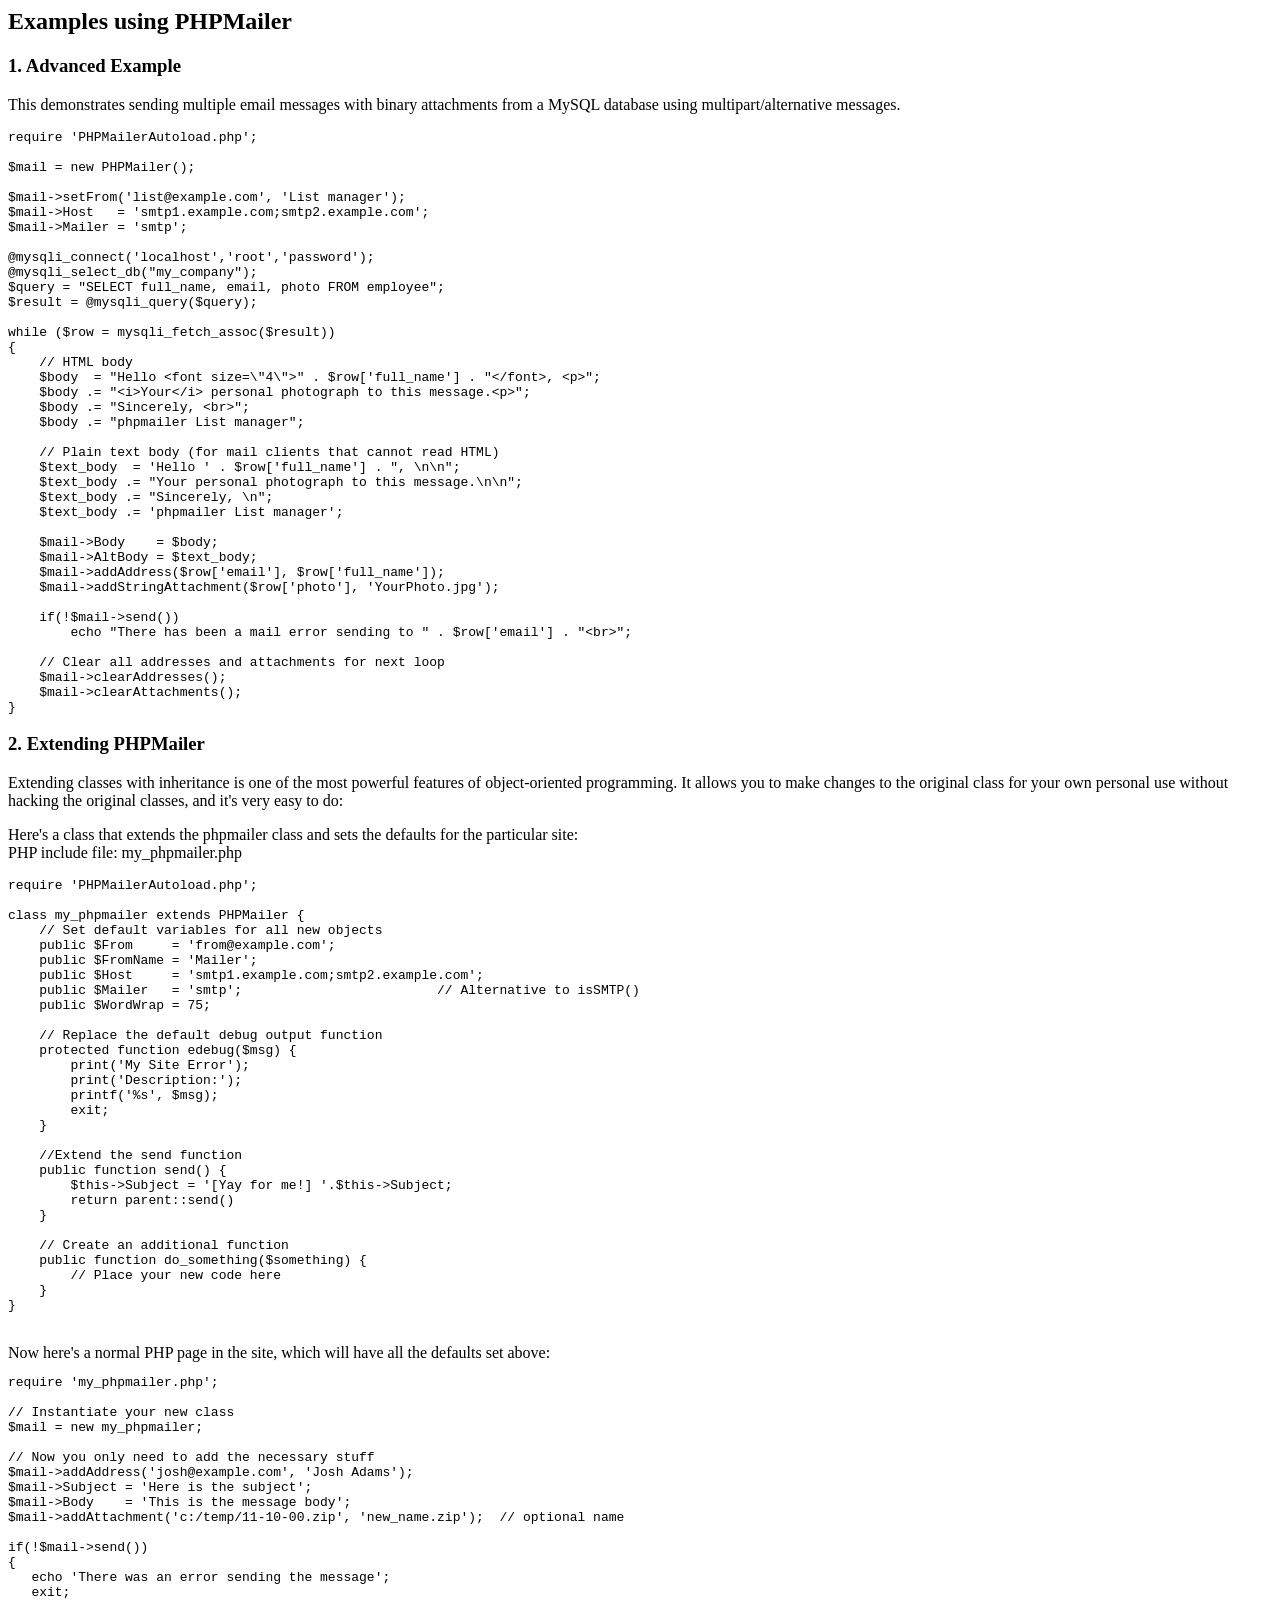
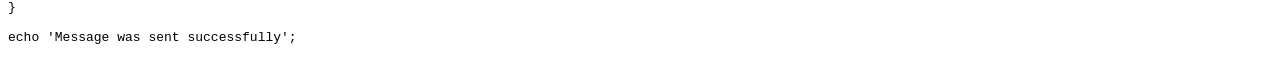
<file: PHPMailer/docs/extending.html>
<html>
<head>
<title>Examples using phpmailer</title>
</head>

<body>

<h2>Examples using PHPMailer</h2>

<h3>1. Advanced Example</h3>
<p>

This demonstrates sending multiple email messages with binary attachments
from a MySQL database using multipart/alternative messages.<p>

<pre>
require 'PHPMailerAutoload.php';

$mail = new PHPMailer();

$mail->setFrom('list@example.com', 'List manager');
$mail->Host   = 'smtp1.example.com;smtp2.example.com';
$mail->Mailer = 'smtp';

@mysqli_connect('localhost','root','password');
@mysqli_select_db("my_company");
$query = "SELECT full_name, email, photo FROM employee";
$result = @mysqli_query($query);

while ($row = mysqli_fetch_assoc($result))
{
    // HTML body
    $body  = "Hello &lt;font size=\"4\"&gt;" . $row['full_name'] . "&lt;/font&gt;, &lt;p&gt;";
    $body .= "&lt;i&gt;Your&lt;/i&gt; personal photograph to this message.&lt;p&gt;";
    $body .= "Sincerely, &lt;br&gt;";
    $body .= "phpmailer List manager";

    // Plain text body (for mail clients that cannot read HTML)
    $text_body  = 'Hello ' . $row['full_name'] . ", \n\n";
    $text_body .= "Your personal photograph to this message.\n\n";
    $text_body .= "Sincerely, \n";
    $text_body .= 'phpmailer List manager';

    $mail->Body    = $body;
    $mail->AltBody = $text_body;
    $mail->addAddress($row['email'], $row['full_name']);
    $mail->addStringAttachment($row['photo'], 'YourPhoto.jpg');

    if(!$mail->send())
        echo "There has been a mail error sending to " . $row['email'] . "&lt;br&gt;";

    // Clear all addresses and attachments for next loop
    $mail->clearAddresses();
    $mail->clearAttachments();
}
</pre>
<p>

<h3>2. Extending PHPMailer</h3>
<p>

Extending classes with inheritance is one of the most
powerful features of object-oriented programming. It allows you to make changes to the
original class for your own personal use without hacking the original
classes, and it's very easy to do:

<p>
Here's a class that extends the phpmailer class and sets the defaults
for the particular site:<br>
PHP include file: my_phpmailer.php
<p>

<pre>
require 'PHPMailerAutoload.php';

class my_phpmailer extends PHPMailer {
    // Set default variables for all new objects
    public $From     = 'from@example.com';
    public $FromName = 'Mailer';
    public $Host     = 'smtp1.example.com;smtp2.example.com';
    public $Mailer   = 'smtp';                         // Alternative to isSMTP()
    public $WordWrap = 75;

    // Replace the default debug output function
    protected function edebug($msg) {
        print('My Site Error');
        print('Description:');
        printf('%s', $msg);
        exit;
    }

    //Extend the send function
    public function send() {
        $this->Subject = '[Yay for me!] '.$this->Subject;
        return parent::send()
    }

    // Create an additional function
    public function do_something($something) {
        // Place your new code here
    }
}
</pre>
<br>
Now here's a normal PHP page in the site, which will have all the defaults set above:<br>

<pre>
require 'my_phpmailer.php';

// Instantiate your new class
$mail = new my_phpmailer;

// Now you only need to add the necessary stuff
$mail->addAddress('josh@example.com', 'Josh Adams');
$mail->Subject = 'Here is the subject';
$mail->Body    = 'This is the message body';
$mail->addAttachment('c:/temp/11-10-00.zip', 'new_name.zip');  // optional name

if(!$mail->send())
{
   echo 'There was an error sending the message';
   exit;
}

echo 'Message was sent successfully';
</pre>
</body>
</html>
</file>
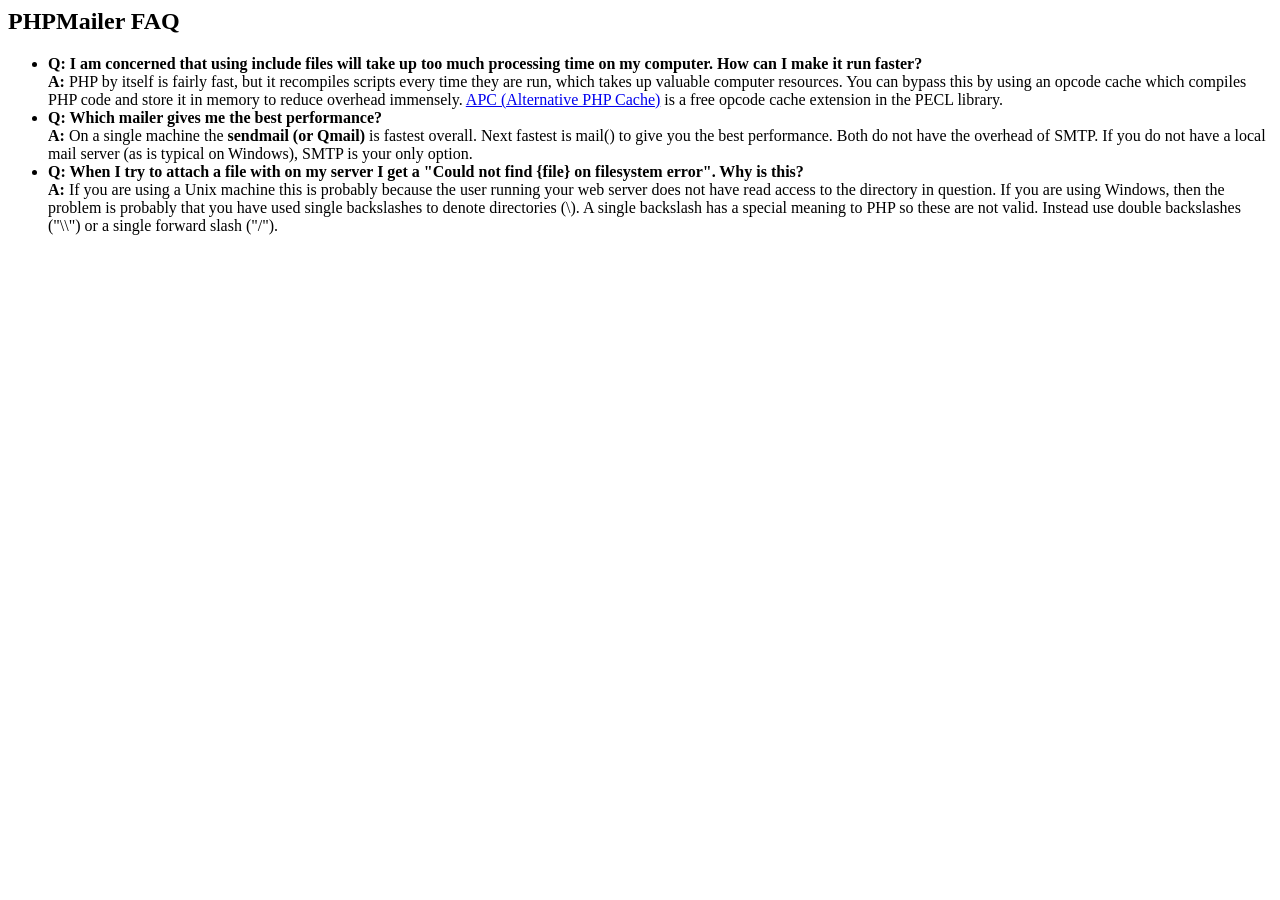
<file: PHPMailer/docs/faq.html>
﻿<html>
<head>
<title>PHPMailer FAQ</title>
</head>
<body>
<h2>PHPMailer FAQ</h2>
<ul>
    <li><strong>Q: I am concerned that using include files will take up too much
    processing time on my computer. How can I make it run faster?</strong><br>
    <strong>A:</strong> PHP by itself is fairly fast, but it recompiles scripts every time they are run, which takes up valuable
    computer resources. You can bypass this by using an opcode cache which compiles
    PHP code and store it in memory to reduce overhead immensely. <a href="http://www.php.net/apc/">APC
    (Alternative PHP Cache)</a> is a free opcode cache extension in the PECL library.</li>
    <li><strong>Q: Which mailer gives me the best performance?</strong><br>
    <strong>A:</strong> On a single machine the <strong>sendmail (or Qmail)</strong> is fastest overall.
    Next fastest is mail() to give you the best performance. Both do not have the overhead of SMTP.
    If you do not have a local mail server (as is typical on Windows), SMTP is your only option.</li>
    <li><strong>Q: When I try to attach a file with on my server I get a
    "Could not find {file} on filesystem error". Why is this?</strong><br>
    <strong>A:</strong> If you are using a Unix machine this is probably because the user
    running your web server does not have read access to the directory in question. If you are using Windows,
    then the problem is probably that you have used single backslashes to denote directories (\).
    A single backslash has a special meaning to PHP so these are not
    valid. Instead use double backslashes ("\\") or a single forward
    slash ("/").</li>
</ul>
</body>
</html>
</file>
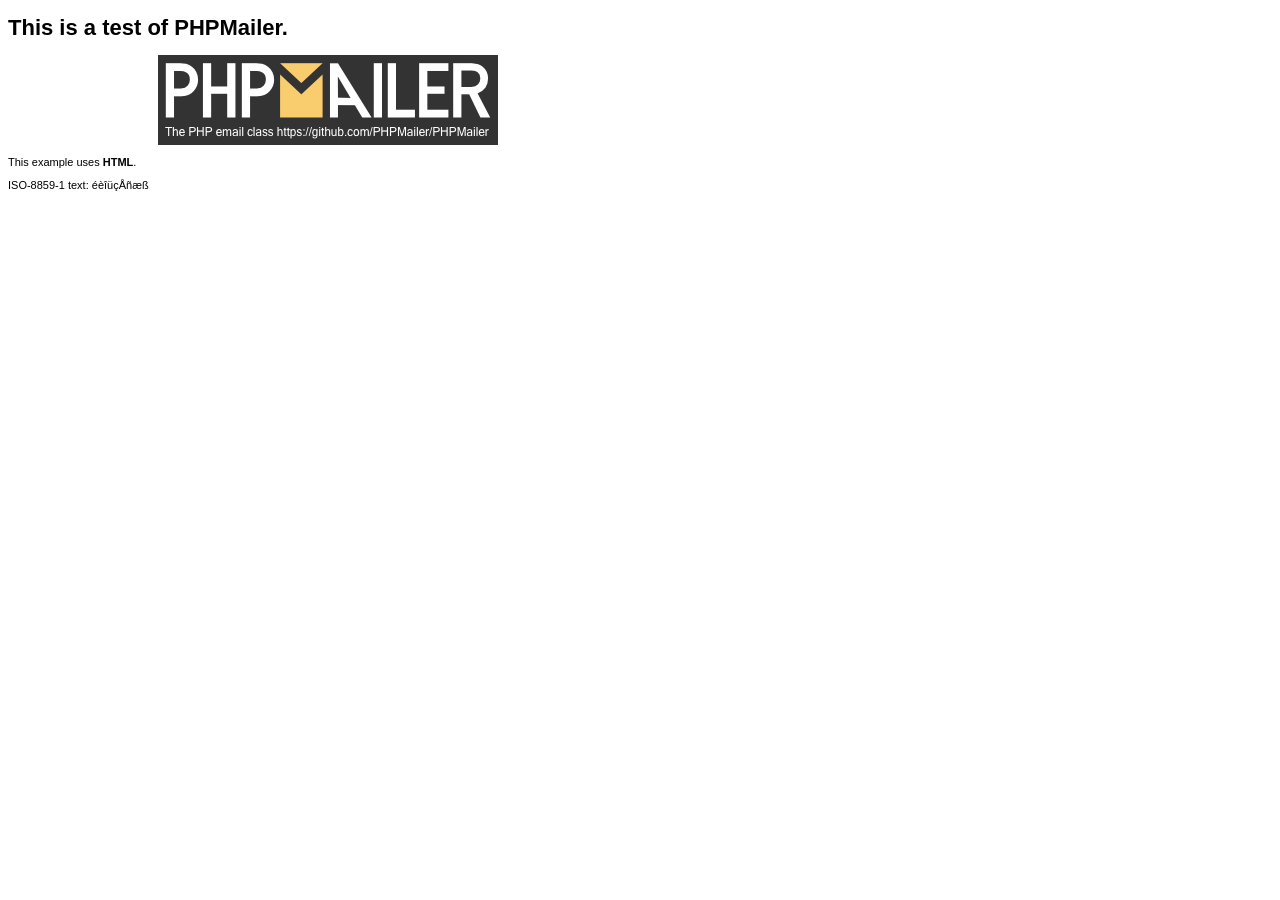
<file: PHPMailer/examples/contents.html>
<!DOCTYPE HTML PUBLIC "-//W3C//DTD HTML 4.01 Transitional//EN" "http://www.w3.org/TR/html4/loose.dtd">
<html>
<head>
  <meta http-equiv="Content-Type" content="text/html; charset=iso-8859-1">
  <title>PHPMailer Test</title>
</head>
<body>
<div style="width: 640px; font-family: Arial, Helvetica, sans-serif; font-size: 11px;">
  <h1>This is a test of PHPMailer.</h1>
  <div align="center">
    <a href="https://github.com/PHPMailer/PHPMailer/"><img src="images/phpmailer.png" height="90" width="340" alt="PHPMailer rocks"></a>
  </div>
  <p>This example uses <strong>HTML</strong>.</p>
  <p>ISO-8859-1 text: ���������</p>
</div>
</body>
</html>
</file>
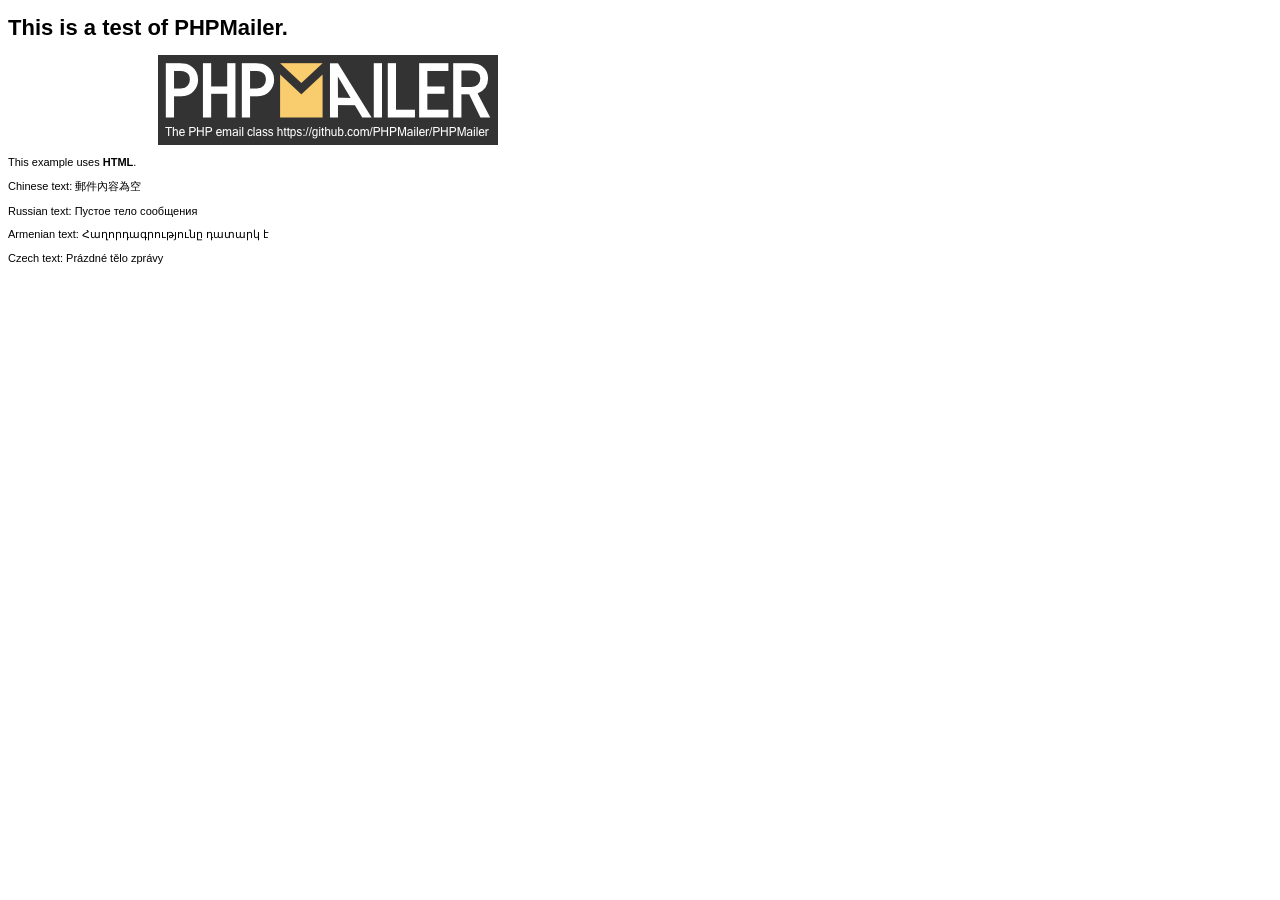
<file: PHPMailer/examples/contentsutf8.html>
<!DOCTYPE HTML PUBLIC "-//W3C//DTD HTML 4.01 Transitional//EN" "http://www.w3.org/TR/html4/loose.dtd">
<html>
<head>
  <meta http-equiv="Content-Type" content="text/html; charset=utf-8">
  <title>PHPMailer Test</title>
</head>
<body>
<div style="width: 640px; font-family: Arial, Helvetica, sans-serif; font-size: 11px;">
  <h1>This is a test of PHPMailer.</h1>
  <div align="center">
    <a href="https://github.com/PHPMailer/PHPMailer/"><img src="images/phpmailer.png" height="90" width="340" alt="PHPMailer rocks"></a>
  </div>
  <p>This example uses <strong>HTML</strong>.</p>
  <p>Chinese text: 郵件內容為空</p>
  <p>Russian text: Пустое тело сообщения</p>
  <p>Armenian text: Հաղորդագրությունը դատարկ է</p>
  <p>Czech text: Prázdné tělo zprávy</p>
</div>
</body>
</html>
</file>
<file: assets/fonts/stylesheet.css>
@font-face {
    font-family: 'DIN';
    src: url('DIN-RegularAlternate.eot');
    src: url('DIN-RegularAlternate.eot?#iefix') format('embedded-opentype'),
        url('DIN-RegularAlternate.woff') format('woff'),
        url('DIN-RegularAlternate.ttf') format('truetype'),
        url('DIN-RegularAlternate.svg#DIN-RegularAlternate') format('svg');
    font-weight: normal;
    font-style: normal;
    font-display: swap;
}

@font-face {
    font-family: 'DIN';
    src: url('DIN-Regular.eot');
    src: url('DIN-Regular.eot?#iefix') format('embedded-opentype'),
        url('DIN-Regular.woff') format('woff'),
        url('DIN-Regular.ttf') format('truetype'),
        url('DIN-Regular.svg#DIN-Regular') format('svg');
    font-weight: normal;
    font-style: normal;
    font-display: swap;
}

@font-face {
    font-family: 'DIN';
    src: url('DIN-LightAlternate.eot');
    src: url('DIN-LightAlternate.eot?#iefix') format('embedded-opentype'),
        url('DIN-LightAlternate.woff') format('woff'),
        url('DIN-LightAlternate.ttf') format('truetype'),
        url('DIN-LightAlternate.svg#DIN-LightAlternate') format('svg');
    font-weight: 300;
    font-style: normal;
    font-display: swap;
}

@font-face {
    font-family: 'DIN';
    src: url('DIN-Bold.eot');
    src: url('DIN-Bold.eot?#iefix') format('embedded-opentype'),
        url('DIN-Bold.woff') format('woff'),
        url('DIN-Bold.ttf') format('truetype'),
        url('DIN-Bold.svg#DIN-Bold') format('svg');
    font-weight: bold;
    font-style: normal;
    font-display: swap;
}

@font-face {
    font-family: 'DIN';
    src: url('DIN-Medium.eot');
    src: url('DIN-Medium.eot?#iefix') format('embedded-opentype'),
        url('DIN-Medium.woff') format('woff'),
        url('DIN-Medium.ttf') format('truetype'),
        url('DIN-Medium.svg#DIN-Medium') format('svg');
    font-weight: 500;
    font-style: normal;
    font-display: swap;
}

@font-face {
    font-family: 'DIN';
    src: url('DIN-MediumAlternate.eot');
    src: url('DIN-MediumAlternate.eot?#iefix') format('embedded-opentype'),
        url('DIN-MediumAlternate.woff') format('woff'),
        url('DIN-MediumAlternate.ttf') format('truetype'),
        url('DIN-MediumAlternate.svg#DIN-MediumAlternate') format('svg');
    font-weight: 500;
    font-style: normal;
    font-display: swap;
}

@font-face {
    font-family: 'DIN';
    src: url('DIN-Light.eot');
    src: url('DIN-Light.eot?#iefix') format('embedded-opentype'),
        url('DIN-Light.woff') format('woff'),
        url('DIN-Light.ttf') format('truetype'),
        url('DIN-Light.svg#DIN-Light') format('svg');
    font-weight: 300;
    font-style: normal;
    font-display: swap;
}

@font-face {
    font-family: 'DIN';
    src: url('DIN-BlackAlternate.eot');
    src: url('DIN-BlackAlternate.eot?#iefix') format('embedded-opentype'),
        url('DIN-BlackAlternate.woff') format('woff'),
        url('DIN-BlackAlternate.ttf') format('truetype'),
        url('DIN-BlackAlternate.svg#DIN-BlackAlternate') format('svg');
    font-weight: 900;
    font-style: normal;
    font-display: swap;
}

@font-face {
    font-family: 'DIN';
    src: url('DIN-LightAlternate_1.eot');
    src: url('DIN-LightAlternate_1.eot?#iefix') format('embedded-opentype'),
        url('DIN-LightAlternate_1.woff') format('woff'),
        url('DIN-LightAlternate_1.ttf') format('truetype'),
        url('DIN-LightAlternate_1.svg#DIN-LightAlternate') format('svg');
    font-weight: 300;
    font-style: normal;
    font-display: swap;
}

@font-face {
    font-family: 'DIN';
    src: url('DIN-BoldAlternate.eot');
    src: url('DIN-BoldAlternate.eot?#iefix') format('embedded-opentype'),
        url('DIN-BoldAlternate.woff') format('woff'),
        url('DIN-BoldAlternate.ttf') format('truetype'),
        url('DIN-BoldAlternate.svg#DIN-BoldAlternate') format('svg');
    font-weight: bold;
    font-style: normal;
    font-display: swap;
}

@font-face {
    font-family: 'DIN';
    src: url('DIN-MediumAlternate_1.eot');
    src: url('DIN-MediumAlternate_1.eot?#iefix') format('embedded-opentype'),
        url('DIN-MediumAlternate_1.woff') format('woff'),
        url('DIN-MediumAlternate_1.ttf') format('truetype'),
        url('DIN-MediumAlternate_1.svg#DIN-MediumAlternate') format('svg');
    font-weight: 500;
    font-style: normal;
    font-display: swap;
}

@font-face {
    font-family: 'DIN';
    src: url('DIN-RegularAlternate_1.eot');
    src: url('DIN-RegularAlternate_1.eot?#iefix') format('embedded-opentype'),
        url('DIN-RegularAlternate_1.woff') format('woff'),
        url('DIN-RegularAlternate_1.ttf') format('truetype'),
        url('DIN-RegularAlternate_1.svg#DIN-RegularAlternate') format('svg');
    font-weight: normal;
    font-style: normal;
    font-display: swap;
}
</file>
